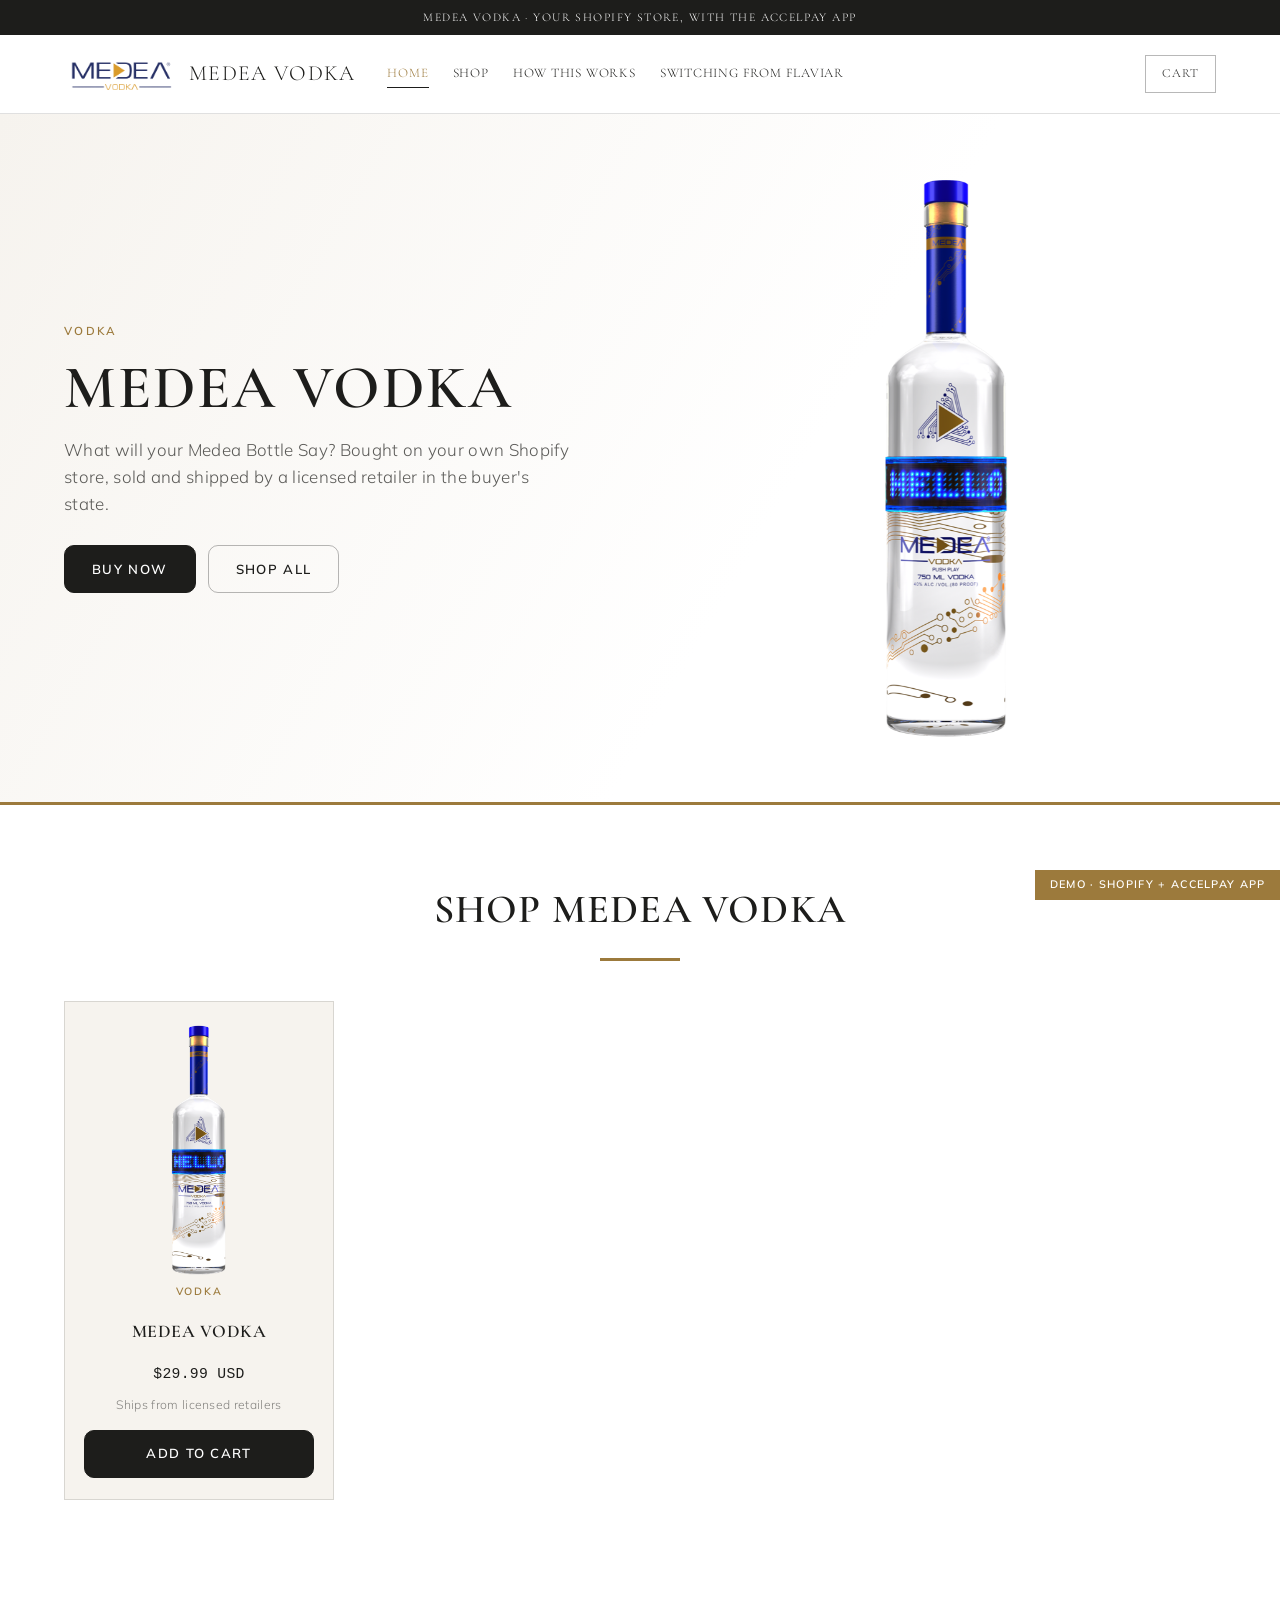
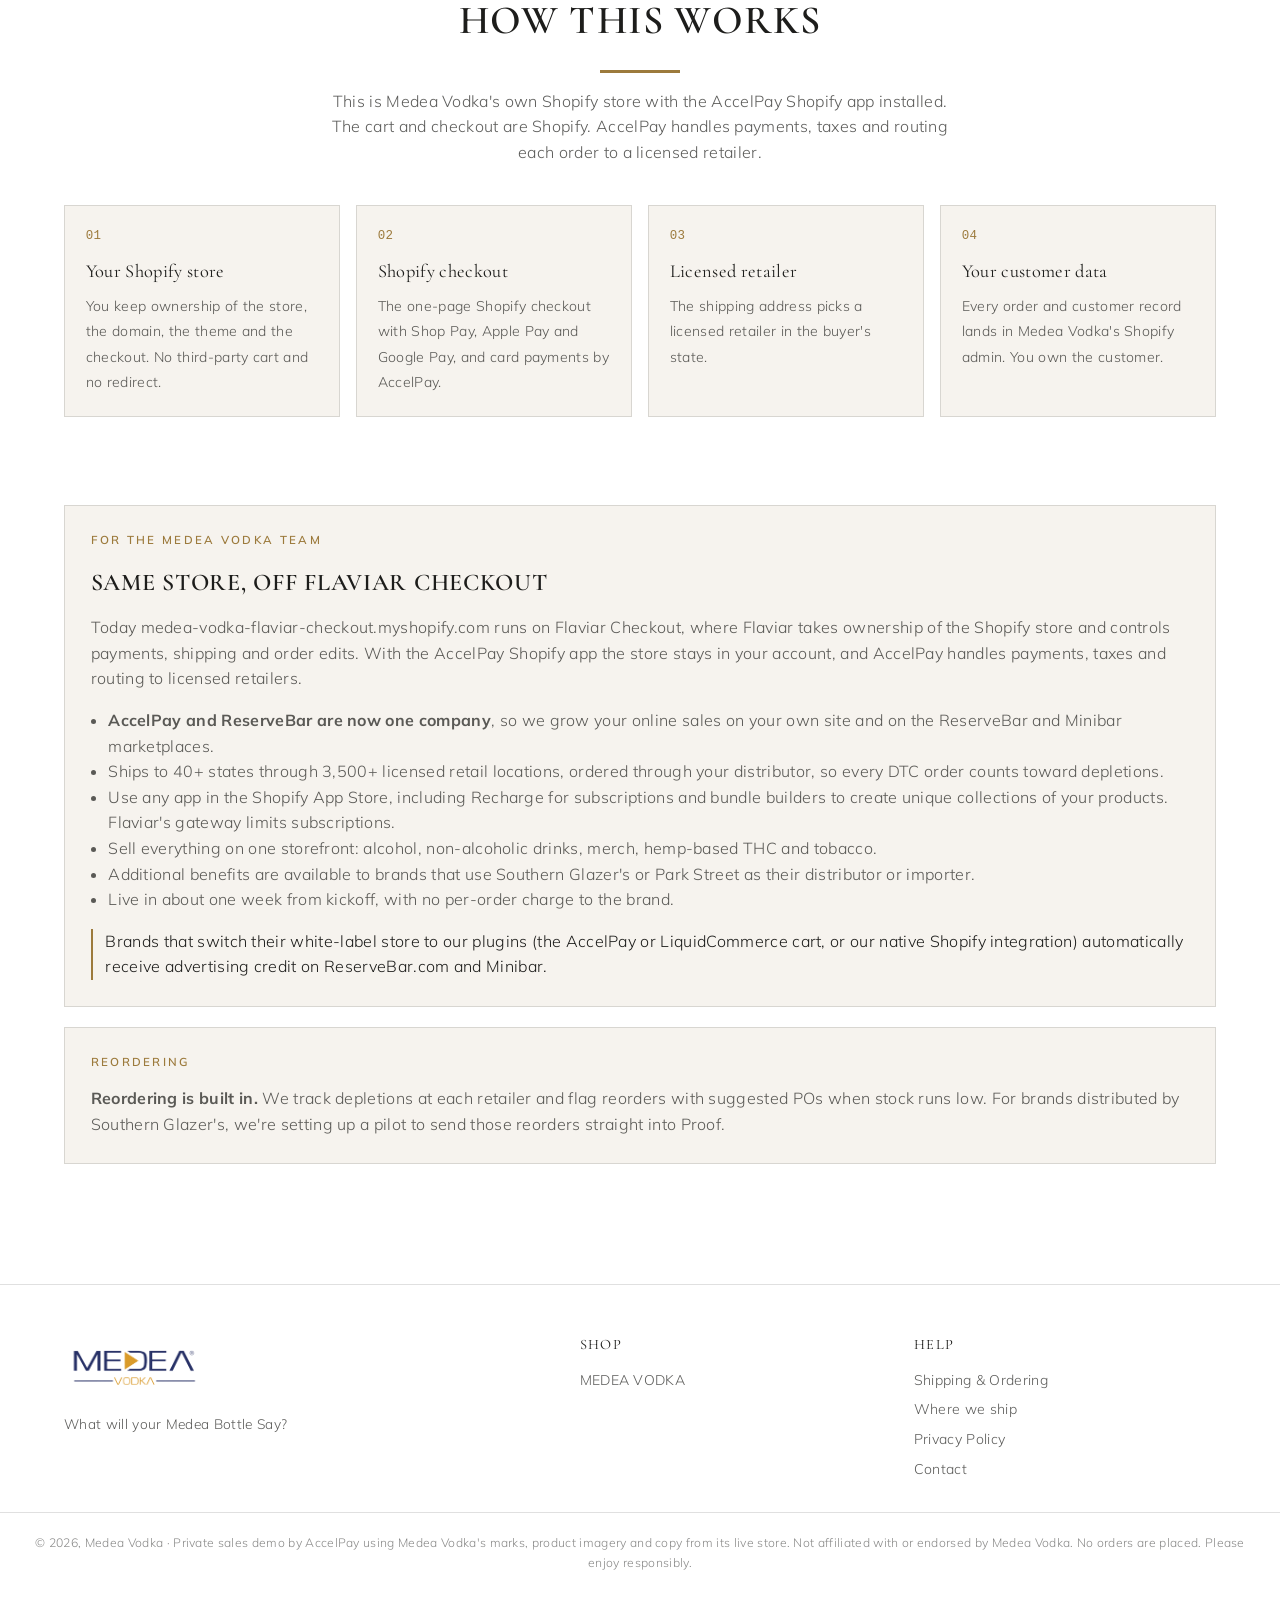
<file: index.html>
<!doctype html>
<html lang="en">
<head>
<meta charset="utf-8">
<meta name="viewport" content="width=device-width,initial-scale=1">
<title>Medea Vodka | AccelPay demo</title>
<meta name="robots" content="noindex,nofollow">
<link rel="icon" href="assets/logo.png">
<link rel="preconnect" href="https://fonts.googleapis.com">
<link rel="preconnect" href="https://fonts.gstatic.com" crossorigin>
<link rel="stylesheet" href="https://fonts.googleapis.com/css2?family=Cormorant+Garamond:wght@500;600;700&family=Mulish:wght@300;400;600;700&display=swap">
<link rel="stylesheet" href="styles.css?v=1">
</head>
<body>
<div class="announce">Medea Vodka &middot; your Shopify store, with the AccelPay app</div>
<header class="top">
  <div class="hdr">
    <a href="index.html" class="brand-link"><img class="logo" src="assets/logo.png" alt="Medea Vodka"><span class="wordmark">Medea Vodka</span></a>
    <nav class="main">
      <a href="index.html" aria-current="page">Home</a><a href="index.html#shop">Shop</a><a href="index.html#how">How this works</a><a href="index.html#switch">Switching from Flaviar</a>
    </nav>
    <div class="hdr-actions">
      <button class="burger" id="burger" aria-label="Menu">&#9776;</button>
      <button class="cart-pill" data-cart-toggle aria-label="Open cart">
        <span class="lbl">Cart</span>
        <span class="count" data-cart-count hidden>0</span>
      </button>
    </div>
  </div>
</header>

<section class="hero">
  <div class="hero-inner">
    <div>
      <div class="eyebrow">vodka</div>
      <h1>Medea Vodka</h1>
      <p>What will your Medea Bottle Say? Bought on your own Shopify store, sold and shipped by a licensed retailer in the buyer's state.</p>
      <div style="display:flex;gap:.75rem;flex-wrap:wrap"><a class="btn" href="product.html?p=medea-vodka">Buy now</a><a class="btn ghost" href="#shop">Shop all</a></div>
    </div>
    <div class="shot"><img src="assets/p-medea-vodka.png" alt="MEDEA VODKA"></div>
  </div>
</section>

<section class="band" id="shop">
  <div class="section-head">
    <h2>Shop Medea Vodka</h2>
    <div class="rule"></div>
    <p style="font-size:.9rem;color:var(--muted)"></p>
  </div>
  <div class="grid" id="collection-grid"></div>
</section>

<section class="band" id="how" style="padding-top:1rem">
  <div class="section-head">
    <h2>How this works</h2>
    <div class="rule"></div>
    <p>This is Medea Vodka's own Shopify store with the AccelPay Shopify app installed. The cart and checkout are Shopify. AccelPay handles payments, taxes and routing each order to a licensed retailer.</p>
  </div>
  <div class="how">
    <div class="step"><span class="n">01</span><b>Your Shopify store</b><span>You keep ownership of the store, the domain, the theme and the checkout. No third-party cart and no redirect.</span></div>
    <div class="step"><span class="n">02</span><b>Shopify checkout</b><span>The one-page Shopify checkout with Shop Pay, Apple Pay and Google Pay, and card payments by AccelPay.</span></div>
    <div class="step"><span class="n">03</span><b>Licensed retailer</b><span>The shipping address picks a licensed retailer in the buyer's state.</span></div>
    <div class="step"><span class="n">04</span><b>Your customer data</b><span>Every order and customer record lands in Medea Vodka's Shopify admin. You own the customer.</span></div>
  </div>
</section>

<section class="band" id="switch" style="padding-top:1rem">
  <div class="panel">
    <div class="eyebrow">For the Medea Vodka team</div>
    <h2>Same store, off Flaviar Checkout</h2>
    <p style="margin:0 0 1rem">Today medea-vodka-flaviar-checkout.myshopify.com runs on Flaviar Checkout, where Flaviar takes ownership of the Shopify store and controls payments, shipping and order edits. With the AccelPay Shopify app the store stays in your account, and AccelPay handles payments, taxes and routing to licensed retailers.</p>
    <ul style="margin:0 0 1rem;padding-left:1.1rem"><li><b>AccelPay and ReserveBar are now one company</b>, so we grow your online sales on your own site and on the ReserveBar and Minibar marketplaces.</li><li>Ships to 40+ states through 3,500+ licensed retail locations, ordered through your distributor, so every DTC order counts toward depletions.</li><li>Use any app in the Shopify App Store, including Recharge for subscriptions and bundle builders to create unique collections of your products. Flaviar's gateway limits subscriptions.</li><li>Sell everything on one storefront: alcohol, non-alcoholic drinks, merch, hemp-based THC and tobacco.</li><li>Additional benefits are available to brands that use Southern Glazer's or Park Street as their distributor or importer.</li><li>Live in about one week from kickoff, with no per-order charge to the brand.</li></ul>
    <p class="credit">Brands that switch their white-label store to our plugins (the AccelPay or LiquidCommerce cart, or our native Shopify integration) automatically receive advertising credit on ReserveBar.com and Minibar.</p>
  </div>
  <div class="panel">
    <div class="eyebrow">Reordering</div>
    <p style="margin:0" class="reorder"><b>Reordering is built in.</b> We track depletions at each retailer and flag reorders with suggested POs when stock runs low. For brands distributed by Southern Glazer's, we're setting up a pilot to send those reorders straight into Proof.</p>
  </div>
</section>
<footer class="site">
  <div class="ft">
    <div>
      <img src="assets/logo.png" alt="Medea Vodka" style="height:64px;width:auto">
      <p style="font-size:.86rem;margin-top:1rem;max-width:24rem;color:var(--muted)">What will your Medea Bottle Say?</p>
    </div>
    <div><h4>Shop</h4><ul><li><a href="product.html?p=medea-vodka">MEDEA VODKA</a></li></ul></div>
    <div><h4>Help</h4><ul>
      <li><a href="index.html#how">Shipping &amp; Ordering</a></li>
      <li><a href="index.html#how">Where we ship</a></li>
      <li><a href="#">Privacy Policy</a></li>
      <li><a href="#">Contact</a></li></ul></div>
  </div>
  <div class="legal-row">
    &copy; 2026, Medea Vodka &middot; Private sales demo by AccelPay using Medea Vodka's marks, product imagery and copy from its live store. Not affiliated with or endorsed by Medea Vodka.
    No orders are placed. Please enjoy responsibly.
  </div>
</footer>

<div class="scrim" id="scrim"></div>
<aside class="drawer" id="drawer" aria-label="Your cart">
  <div class="dh"><h2>Your cart</h2><button class="x" id="drawer-close" aria-label="Close">&times;</button></div>
  <div class="cols"><span>Product</span><span>Total</span></div>
  <div class="items" id="drawer-items"></div>
  <div class="df" id="drawer-foot"></div>
</aside>
<div class="ribbon">Demo &middot; Shopify + AccelPay app</div>
<script src="data.js?v=1"></script>
<script src="app.js?v=1"></script>
</body>
</html>
</file>
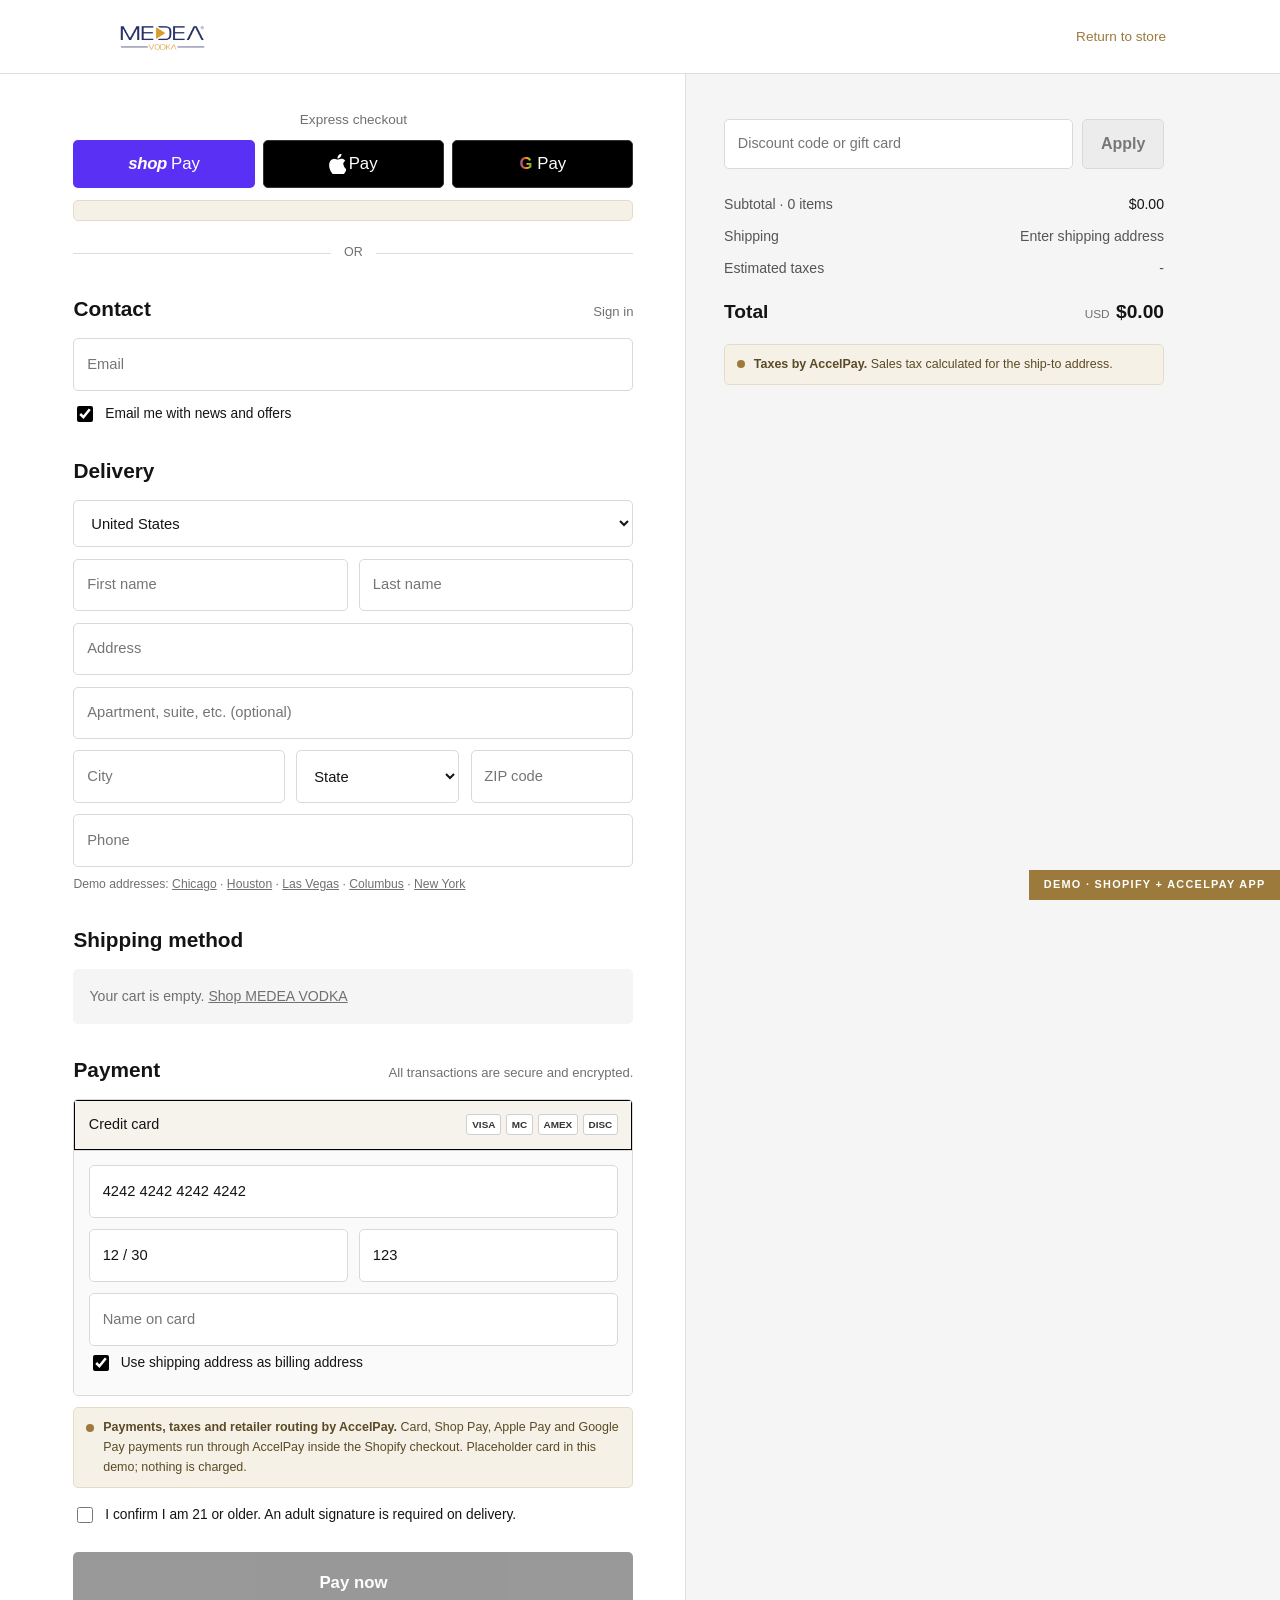
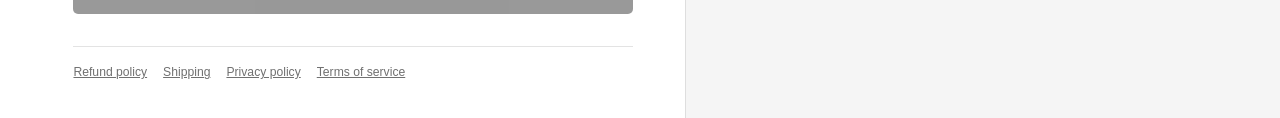
<file: checkout.html>
<!doctype html>
<html lang="en">
<head>
<meta charset="utf-8">
<meta name="viewport" content="width=device-width,initial-scale=1">
<title>Checkout | Medea Vodka</title>
<meta name="robots" content="noindex,nofollow">
<link rel="icon" href="assets/logo.png">
<link rel="preconnect" href="https://fonts.googleapis.com">
<link rel="preconnect" href="https://fonts.gstatic.com" crossorigin>
<link rel="stylesheet" href="https://fonts.googleapis.com/css2?family=Cormorant+Garamond:wght@500;600;700&family=Mulish:wght@300;400;600;700&display=swap">
<link rel="stylesheet" href="styles.css?v=1">
</head>
<body class="co">
<div class="co-head"><div class="in">
  <a href="index.html"><img src="assets/logo.png" alt="Medea Vodka"></a>
  <a class="bag" href="product.html">Return to store</a>
</div></div>

<div id="confirmed" hidden>
  <div class="thanks">
    <h1>Thank you!</h1>
    <p>This is a demo, so nothing was charged and no order was sent.</p>
    <p class="num" id="order-num"></p>
    <p id="order-by"></p>
    <p id="order-total"></p>
    <p style="font-size:.85rem">On the live store, this order and the customer record appear in Medea Vodka's Shopify admin.</p>
    <a class="pay-btn" href="index.html" style="display:inline-block;width:auto;padding:.9rem 1.6rem;text-decoration:none">Continue shopping</a>
  </div>
</div>

<div id="checkout-view" class="checkout">
  <div class="co-left"><div class="inner">
    <form id="co-form" autocomplete="off">
      <div class="xp-title">Express checkout</div>
      <div id="xpay-top"></div>
      <div id="xpay-note" class="callout" hidden></div>
      <div class="or"><span>OR</span></div>
      <div class="co-h">Contact <small>Sign in</small></div>
      <input class="co-field" type="email" name="email" placeholder="Email" required>
      <label class="co-chk"><input type="checkbox" checked> Email me with news and offers</label>

      <div class="co-h">Delivery</div>
      <select class="co-field" aria-label="Country/Region"><option>United States</option></select>
      <div class="co-row">
        <input class="co-field" name="first" placeholder="First name" required>
        <input class="co-field" name="last" placeholder="Last name" required>
      </div>
      <input class="co-field" name="address1" placeholder="Address" required>
      <input class="co-field" name="address2" placeholder="Apartment, suite, etc. (optional)">
      <div class="co-row3">
        <input class="co-field" name="city" placeholder="City" required>
        <select class="co-field" id="state" aria-label="State" required><option value="">State</option><option value="AL">Alabama</option><option value="AK">Alaska</option><option value="AZ">Arizona</option><option value="AR">Arkansas</option><option value="CA">California</option><option value="CO">Colorado</option><option value="CT">Connecticut</option><option value="DE">Delaware</option><option value="DC">District of Columbia</option><option value="FL">Florida</option><option value="GA">Georgia</option><option value="HI">Hawaii</option><option value="ID">Idaho</option><option value="IL">Illinois</option><option value="IN">Indiana</option><option value="IA">Iowa</option><option value="KS">Kansas</option><option value="KY">Kentucky</option><option value="LA">Louisiana</option><option value="ME">Maine</option><option value="MD">Maryland</option><option value="MA">Massachusetts</option><option value="MI">Michigan</option><option value="MN">Minnesota</option><option value="MS">Mississippi</option><option value="MO">Missouri</option><option value="MT">Montana</option><option value="NE">Nebraska</option><option value="NV">Nevada</option><option value="NH">New Hampshire</option><option value="NJ">New Jersey</option><option value="NM">New Mexico</option><option value="NY">New York</option><option value="NC">North Carolina</option><option value="ND">North Dakota</option><option value="OH">Ohio</option><option value="OK">Oklahoma</option><option value="OR">Oregon</option><option value="PA">Pennsylvania</option><option value="RI">Rhode Island</option><option value="SC">South Carolina</option><option value="SD">South Dakota</option><option value="TN">Tennessee</option><option value="TX">Texas</option><option value="UT">Utah</option><option value="VT">Vermont</option><option value="VA">Virginia</option><option value="WA">Washington</option><option value="WV">West Virginia</option><option value="WI">Wisconsin</option><option value="WY">Wyoming</option></select>
        <input class="co-field" id="zip" name="zip" placeholder="ZIP code" inputmode="numeric" maxlength="5" required>
      </div>
      <input class="co-field" name="phone" placeholder="Phone" type="tel">
      <div style="font-size:.76rem;color:#707070;margin:-.2rem 0 .3rem">Demo addresses:
        <a href="#" data-fill="233 S Wacker Dr|Chicago|60606" onclick="return false">Chicago</a> &middot;
        <a href="#" data-fill="1001 Westheimer Rd|Houston|77006" onclick="return false">Houston</a> &middot;
        <a href="#" data-fill="3570 Las Vegas Blvd S|Las Vegas|89109" onclick="return false">Las Vegas</a> &middot;
        <a href="#" data-fill="411 Woody Hayes Dr|Columbus|43210" onclick="return false">Columbus</a> &middot;
        <a href="#" data-fill="350 E 13th St|New York|10009" onclick="return false">New York</a>
      </div>

      <div class="co-h">Shipping method</div>
      <div id="rates"></div>

      <div class="co-h">Payment <small>All transactions are secure and encrypted.</small></div>
      <div class="pay-box">
        <div class="ph"><span>Credit card</span><span class="cards"><span>VISA</span><span>MC</span><span>AMEX</span><span>DISC</span></span></div>
        <div class="pb">
          <input class="co-field" placeholder="Card number" value="4242 4242 4242 4242" aria-label="Card number">
          <div class="co-row">
            <input class="co-field" placeholder="Expiration date (MM / YY)" value="12 / 30" aria-label="Expiration">
            <input class="co-field" placeholder="Security code" value="123" aria-label="Security code">
          </div>
          <input class="co-field" placeholder="Name on card" aria-label="Name on card" style="margin-bottom:.3rem">
          <label class="co-chk"><input type="checkbox" checked> Use shipping address as billing address</label>
        </div>
      </div>
      <div class="callout"><span class="dot"></span><span><b>Payments, taxes and retailer routing by AccelPay.</b> Card, Shop Pay, Apple Pay and Google Pay payments run through AccelPay inside the Shopify checkout. Placeholder card in this demo; nothing is charged.</span></div>
      <label class="co-chk" style="margin-top:1rem"><input type="checkbox" required> I confirm I am 21 or older. An adult signature is required on delivery.</label>
      <button class="pay-btn" id="pay" type="submit" disabled>Pay now</button>
      <div class="co-links"><a href="#">Refund policy</a><a href="#">Shipping</a><a href="#">Privacy policy</a><a href="#">Terms of service</a></div>
    </form>
  </div></div>
  <div class="co-right"><div class="inner" id="os"></div></div>
</div>
<div class="ribbon">Demo &middot; Shopify + AccelPay app</div>
<script src="data.js?v=1"></script>
<script src="app.js?v=1"></script>
</body>
</html>
</file>
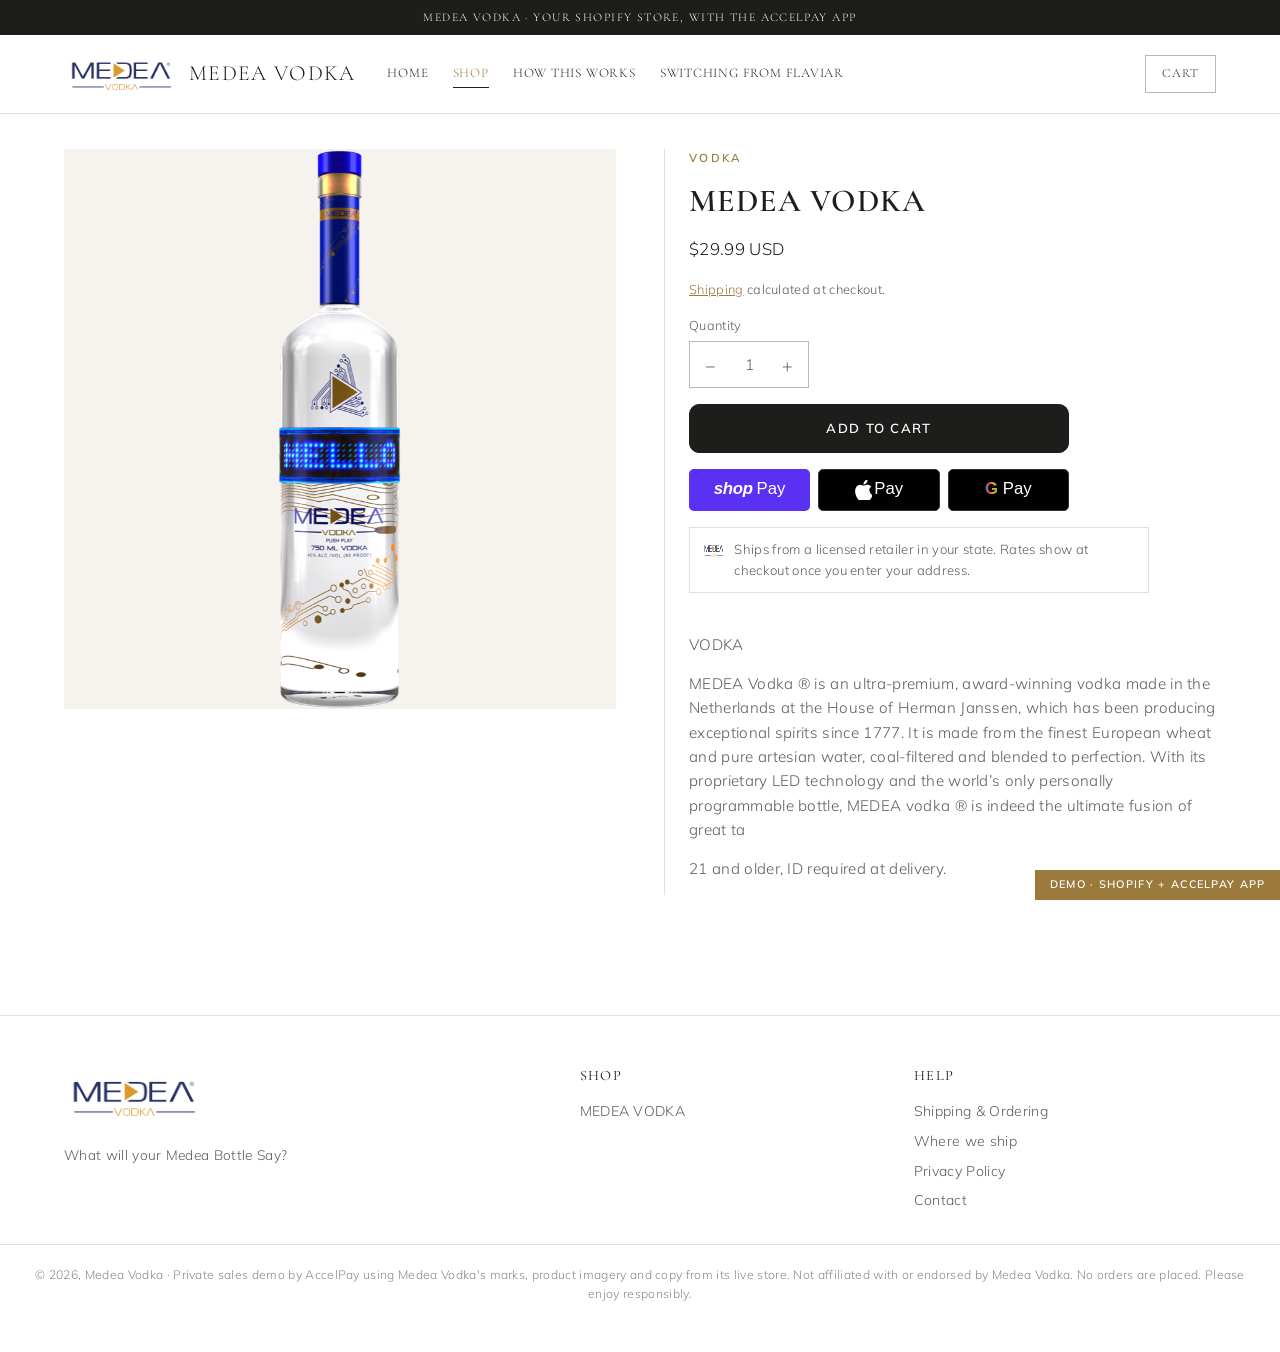
<file: product.html>
<!doctype html>
<html lang="en">
<head>
<meta charset="utf-8">
<meta name="viewport" content="width=device-width,initial-scale=1">
<title>Medea Vodka | AccelPay demo</title>
<meta name="robots" content="noindex,nofollow">
<link rel="icon" href="assets/logo.png">
<link rel="preconnect" href="https://fonts.googleapis.com">
<link rel="preconnect" href="https://fonts.gstatic.com" crossorigin>
<link rel="stylesheet" href="https://fonts.googleapis.com/css2?family=Cormorant+Garamond:wght@500;600;700&family=Mulish:wght@300;400;600;700&display=swap">
<link rel="stylesheet" href="styles.css?v=1">
</head>
<body>
<div class="announce">Medea Vodka &middot; your Shopify store, with the AccelPay app</div>
<header class="top">
  <div class="hdr">
    <a href="index.html" class="brand-link"><img class="logo" src="assets/logo.png" alt="Medea Vodka"><span class="wordmark">Medea Vodka</span></a>
    <nav class="main">
      <a href="index.html">Home</a><a href="index.html#shop" aria-current="page">Shop</a><a href="index.html#how">How this works</a><a href="index.html#switch">Switching from Flaviar</a>
    </nav>
    <div class="hdr-actions">
      <button class="burger" id="burger" aria-label="Menu">&#9776;</button>
      <button class="cart-pill" data-cart-toggle aria-label="Open cart">
        <span class="lbl">Cart</span>
        <span class="count" data-cart-count hidden>0</span>
      </button>
    </div>
  </div>
</header>

<main class="band" style="padding-top:2.2rem">
  <div class="pdp" id="pdp" data-handle="medea-vodka"></div>
</main>
<script>
(function () { var p = new URLSearchParams(location.search).get('p'); if (p) document.getElementById('pdp').setAttribute('data-handle', p); })();
</script>
<footer class="site">
  <div class="ft">
    <div>
      <img src="assets/logo.png" alt="Medea Vodka" style="height:64px;width:auto">
      <p style="font-size:.86rem;margin-top:1rem;max-width:24rem;color:var(--muted)">What will your Medea Bottle Say?</p>
    </div>
    <div><h4>Shop</h4><ul><li><a href="product.html?p=medea-vodka">MEDEA VODKA</a></li></ul></div>
    <div><h4>Help</h4><ul>
      <li><a href="index.html#how">Shipping &amp; Ordering</a></li>
      <li><a href="index.html#how">Where we ship</a></li>
      <li><a href="#">Privacy Policy</a></li>
      <li><a href="#">Contact</a></li></ul></div>
  </div>
  <div class="legal-row">
    &copy; 2026, Medea Vodka &middot; Private sales demo by AccelPay using Medea Vodka's marks, product imagery and copy from its live store. Not affiliated with or endorsed by Medea Vodka.
    No orders are placed. Please enjoy responsibly.
  </div>
</footer>

<div class="scrim" id="scrim"></div>
<aside class="drawer" id="drawer" aria-label="Your cart">
  <div class="dh"><h2>Your cart</h2><button class="x" id="drawer-close" aria-label="Close">&times;</button></div>
  <div class="cols"><span>Product</span><span>Total</span></div>
  <div class="items" id="drawer-items"></div>
  <div class="df" id="drawer-foot"></div>
</aside>
<div class="ribbon">Demo &middot; Shopify + AccelPay app</div>
<script src="data.js?v=1"></script>
<script src="app.js?v=1"></script>
</body>
</html>
</file>
<file: styles.css>
/* Medea Vodka x AccelPay demo. Base: woodsonwhiskey-accelpay-demo. */

:root {
  --black: #ffffff; --panel: #f6f3ee; --panel-2: #ece7df; --ink: #1d1d1b;
  --muted: rgba(29,29,27,.72); --muted-2: rgba(29,29,27,.52); --line: rgba(0,0,0,.12); --line-2: rgba(0,0,0,.28);
  --gold: #1d1d1b; --gold-hi: #9c7a3c; --gold-soft: rgba(0,0,0,.05); --green: #2f6b4f; --red: #c00000;
  --head: #1d1d1b; --btn-ink: #ffffff; --img-bg: #f6f3ee; --drawer-bg: #ffffff; --ann-bg: #1d1d1b; --ann-ink: #ffffff; --co-head-bg: #ffffff;
  --serif: "Cormorant Garamond", Georgia, serif; --sans: "Mulish", -apple-system, BlinkMacSystemFont, "Helvetica Neue", Arial, sans-serif;
  --mono: ui-monospace, SFMono-Regular, Menlo, monospace; --maxw: 1200px; --btn-radius: 10px;
  --cart-glyph: url("data:image/svg+xml;utf8,<svg xmlns='http://www.w3.org/2000/svg' viewBox='0 0 24 24' fill='none' stroke='black' stroke-width='2' stroke-linecap='round' stroke-linejoin='round'><path d='M6 2 3 6v14a2 2 0 0 0 2 2h14a2 2 0 0 0 2-2V6l-3-4z'/><path d='M3 6h18'/><path d='M16 10a4 4 0 0 1-8 0'/></svg>");
}

* { box-sizing: border-box; }
html { scroll-behavior: smooth; }
body {
  margin: 0; background: var(--black); color: var(--ink);
  font-family: var(--sans); font-weight: 300; font-size: 16px; line-height: 1.6;
  letter-spacing: .02em; -webkit-font-smoothing: antialiased;
}
img { max-width: 100%; display: block; }
a { color: inherit; }
button { font: inherit; cursor: pointer; color: inherit; }
:focus-visible { outline: 2px solid var(--gold); outline-offset: 2px; }

/* ---------------------------------------------------------------- header */
.announce {
  background: var(--ann-bg); color: var(--ann-ink); text-align: center;
  font-family: var(--serif); font-size: .74rem; letter-spacing: .12em;
  text-transform: uppercase; padding: .5rem 1rem;
}
header.top { position: sticky; top: 0; z-index: 60; background: var(--black); border-bottom: 1px solid var(--line); }
.hdr { max-width: var(--maxw); margin: 0 auto; padding: .8rem 1.5rem; display: flex; align-items: center; gap: 2rem; }
.hdr img.logo { height: 62px; width: auto; }
nav.main { display: flex; gap: 1.5rem; flex-wrap: wrap; }
nav.main a {
  font-family: var(--serif); font-size: .82rem; letter-spacing: .06em; text-transform: uppercase;
  text-decoration: none; color: var(--head); padding: .2rem 0; border-bottom: 1px solid transparent;
}
nav.main a:hover, nav.main a[aria-current] { color: var(--gold-hi); border-bottom-color: var(--gold); }
.hdr-actions { margin-left: auto; display: flex; align-items: center; gap: .75rem; }
.cart-pill {
  display: inline-flex; align-items: center; gap: .5rem; background: transparent;
  border: 1px solid var(--line-2); color: var(--head); padding: .5rem 1rem;
  font-family: var(--serif); font-size: .78rem; letter-spacing: .08em; text-transform: uppercase;
}
.cart-pill:hover { border-color: var(--gold); color: var(--gold-hi); }
.cart-pill .count {
  background: var(--gold); color: var(--btn-ink); min-width: 1.35rem; height: 1.35rem; border-radius: 999px;
  display: inline-grid; place-items: center; font-family: var(--mono); font-size: .7rem; padding: 0 .3rem;
}
.cart-pill .count[hidden] { display: none; }
.burger { display: none; background: none; border: none; font-size: 1.5rem; line-height: 1; color: var(--head); }

/* ---------------------------------------------------------------- type + buttons */
.eyebrow { font-family: var(--sans); font-size: .72rem; font-weight: 600; letter-spacing: .2em; text-transform: uppercase; color: var(--gold-hi); margin-bottom: .9rem; }
h1, h2, h3 { font-family: var(--serif); font-weight: 400; letter-spacing: .03em; }
.rule { width: 190px; height: 2px; margin: 1.1rem auto 0; background: linear-gradient(90deg, transparent, var(--gold), transparent); }

.btn {
  display: inline-flex; align-items: center; justify-content: center; gap: .5rem;
  background: var(--gold); color: var(--btn-ink); border: 1px solid var(--gold); border-radius: var(--btn-radius, 0);
  padding: .8rem 1.7rem; font-family: var(--sans); font-weight: 600; font-size: .82rem;
  letter-spacing: .1em; text-transform: uppercase; text-decoration: none;
}
.btn:hover { background: var(--gold-hi); border-color: var(--gold-hi); }
.btn.ghost { background: transparent; color: var(--head); border-color: var(--line-2); }
.btn.ghost:hover { border-color: var(--gold); color: var(--gold-hi); }
.btn:disabled { opacity: .4; cursor: not-allowed; }
.btn.block { width: 100%; }

/* ---------------------------------------------------------------- hero */
.hero { position: relative; overflow: hidden; border-bottom: 1px solid var(--line); }
.hero-inner { max-width: var(--maxw); margin: 0 auto; padding: 4rem 1.5rem; display: grid; grid-template-columns: 1.05fr 1fr; gap: 3rem; align-items: center; }
.hero h1 { font-size: clamp(2.3rem, 5.4vw, 3.8rem); line-height: 1.08; margin: 0 0 1rem; text-transform: uppercase; }
.hero p { color: var(--muted); font-size: 1.06rem; margin: 0 0 1.7rem; max-width: 32rem; }
.hero .shot img { width: 100%; max-height: 560px; object-fit: contain; }

/* ---------------------------------------------------------------- sections */
.band { max-width: var(--maxw); margin: 0 auto; padding: 4.5rem 1.5rem; }
.section-head { text-align: center; margin-bottom: 2.5rem; }
.section-head h2 { font-size: clamp(1.8rem, 4vw, 2.5rem); margin: 0; text-transform: uppercase; }
.section-head p { color: var(--muted); margin: 1rem auto 0; max-width: 40rem; }

.grid { display: grid; grid-template-columns: repeat(auto-fill, minmax(240px, 1fr)); gap: 1.5rem; }
.card {
  background: var(--panel); border: 1px solid var(--line); padding: 1.4rem 1.2rem 1.3rem;
  display: flex; flex-direction: column; gap: .55rem; text-align: center; text-decoration: none; color: inherit;
}
.card:hover { border-color: var(--gold); }
.card .shot { height: 250px; display: grid; place-items: center; overflow: hidden; }
.card .shot img { max-height: 250px; width: auto; object-fit: contain; }
.card h3 { font-size: 1.12rem; margin: 0; line-height: 1.25; text-transform: uppercase; min-height: 2.8rem; display: grid; place-items: center; }
.card .tag { font-size: .66rem; font-weight: 600; letter-spacing: .16em; text-transform: uppercase; color: var(--gold-hi); }
.card .price { font-family: var(--mono); font-size: .92rem; margin-top: auto; }
.card .avail { font-size: .76rem; color: var(--muted-2); }

.split { display: grid; grid-template-columns: 1fr 1fr; gap: 3rem; align-items: center; }
.split img { width: 100%; }
.split p { color: var(--muted); }

/* how it works */
.how { display: grid; grid-template-columns: repeat(4, 1fr); gap: 1rem; }
.how .step { border: 1px solid var(--line); padding: 1.3rem; background: var(--panel); }
.how .step b { display: block; font-family: var(--serif); font-weight: 400; font-size: 1.15rem; margin-bottom: .4rem; color: var(--head); }
.how .step span { font-size: .88rem; color: var(--muted); }
.how .step .n { font-family: var(--mono); color: var(--gold-hi); font-size: .78rem; display: block; margin-bottom: .6rem; }

.rb-note {
  display: flex; align-items: center; gap: .75rem; border: 1px solid var(--line); background: var(--panel);
  padding: .7rem .9rem; font-size: .84rem; color: var(--muted);
}
.rb-note b { color: var(--head); font-weight: 600; }
.rb-note a { color: var(--gold-hi); }
.rb-mark { font-family: var(--serif); font-size: .72rem; letter-spacing: .14em; text-transform: uppercase; border: 1px solid var(--gold); color: var(--gold-hi); padding: .2rem .45rem; white-space: nowrap; }

/* ---------------------------------------------------------------- product page (Shopify theme) */
.pdp { display: grid; grid-template-columns: minmax(0,1fr) minmax(0,1fr); gap: 3rem; align-items: start; }
.pdp .gallery { display: flex; flex-direction: column; gap: .8rem; min-width: 0; }
.pdp .gallery .main { background: var(--img-bg); display: grid; place-items: center; min-height: 420px; }
.pdp .gallery .main img { max-height: 560px; width: auto; object-fit: contain; }
.pdp .thumbs { display: flex; gap: .5rem; }
.pdp .thumbs button { width: 64px; height: 64px; border: 1px solid var(--line); background: var(--img-bg); padding: 3px; display: grid; place-items: center; }
.pdp .thumbs button[aria-selected="true"] { border-color: var(--gold); }
.pdp .thumbs img { max-height: 100%; width: auto; }
.pdp .info { display: flex; flex-direction: column; gap: 1rem; min-width: 0; padding-left: 1.5rem; border-left: 1px solid var(--line); }
.pdp h1 { font-size: 2rem; margin: 0; text-transform: uppercase; line-height: 1.15; }
.pdp .price { font-size: 1.05rem; }
.pdp .small { font-size: .8rem; color: var(--muted); }
.pdp .small a { color: var(--gold-hi); }
.pdp .qty-wrap { display: flex; flex-direction: column; gap: .35rem; font-size: .8rem; color: var(--muted); }
.pdp .desc p { color: var(--muted); margin: 0 0 .9rem; font-size: .95rem; }
.pdp .desc b { color: var(--head); font-weight: 600; }
.qty { display: inline-flex; align-items: center; border: 1px solid var(--line-2); width: max-content; }
.qty button { background: none; border: none; width: 2.6rem; min-height: 2.8rem; font-size: 1.1rem; }
.qty span, .qty input { font-family: var(--sans); min-width: 2.2rem; text-align: center; font-size: .95rem; }
.atc { max-width: 380px; }
.fulfil-line { display: flex; gap: .6rem; align-items: flex-start; font-size: .82rem; color: var(--muted); border: 1px solid var(--line); padding: .7rem .8rem; max-width: 460px; }
.fulfil-line img { width: 22px; height: 22px; border-radius: 5px; flex: none; }
.notice { font-size: .85rem; color: var(--muted); border-left: 2px solid var(--gold); padding: .2rem 0 .2rem .75rem; }

/* ---------------------------------------------------------------- Shopify cart drawer (Dawn-style) */
.scrim { position: fixed; inset: 0; background: rgba(0,0,0,.6); opacity: 0; pointer-events: none; transition: opacity .25s; z-index: 90; }
.scrim.on { opacity: 1; pointer-events: auto; }
.drawer { position: fixed; top: 0; right: 0; height: 100%; width: min(420px, 100%); background: var(--drawer-bg); border-left: 1px solid var(--line); z-index: 100; display: flex; flex-direction: column; transform: translateX(100%); transition: transform .28s ease; }
.drawer.on { transform: none; }
.drawer .dh { display: flex; align-items: center; justify-content: space-between; padding: 1.4rem 1.5rem 1rem; }
.drawer .dh h2 { font-size: 1.5rem; margin: 0; }
.drawer .x { background: none; border: none; font-size: 1.7rem; line-height: 1; color: var(--muted); }
.drawer .cols { display: flex; justify-content: space-between; font-size: .66rem; letter-spacing: .12em; text-transform: uppercase; color: var(--muted-2); padding: 0 1.5rem .6rem; border-bottom: 1px solid var(--line); }
.drawer .items { flex: 1; overflow-y: auto; padding: 0 1.5rem; }
.cline { display: grid; grid-template-columns: 76px minmax(0,1fr) auto; gap: 1rem; padding: 1.2rem 0; border-bottom: 1px solid var(--line); }
.cline .im { background: var(--img-bg); display: grid; place-items: center; height: 92px; }
.cline .im img { max-height: 88px; width: auto; }
.cline .nm { font-size: .92rem; line-height: 1.3; }
.cline .pr { font-size: .84rem; color: var(--muted); margin: .2rem 0 .6rem; }
.cline .qrow { display: flex; align-items: center; gap: .6rem; }
.cline .qty button { min-height: 2.2rem; width: 2.2rem; }
.cline .rm { background: none; border: none; color: var(--muted); font-size: 1rem; padding: 0; }
.cline .tot { font-size: .9rem; }
.empty { text-align: center; color: var(--muted); padding: 3rem 1rem; }
.drawer .df { border-top: 1px solid var(--line); padding: 1.2rem 1.5rem 1.5rem; display: flex; flex-direction: column; gap: .7rem; }
.drawer .df .est { display: flex; justify-content: space-between; font-size: 1rem; }
.drawer .df .small { font-size: .78rem; color: var(--muted); }

/* ---------------------------------------------------------------- Shopify one-page checkout */
body.co { background: #fff; color: #141414; font-family: -apple-system, BlinkMacSystemFont, "Segoe UI", Roboto, "Helvetica Neue", Arial, sans-serif; font-weight: 400; letter-spacing: 0; }
.co-head { border-bottom: 1px solid #dedede; background: var(--co-head-bg); }
.co-head .in { max-width: 1100px; margin: 0 auto; padding: .9rem 1.5rem; display: flex; align-items: center; justify-content: space-between; }
.co-head img { height: 54px; width: auto; }
.co-head a.bag { color: var(--gold-hi); font-size: .85rem; text-decoration: none; }
.checkout { display: grid; grid-template-columns: minmax(0,1.15fr) minmax(0,1fr); min-height: calc(100vh - 80px); }
.co-left { padding: 2.2rem clamp(1rem, 4vw, 3.5rem); min-width: 0; }
.co-left .inner { max-width: 560px; margin-left: auto; }
.co-right { background: #f5f5f5; border-left: 1px solid #dedede; padding: 2.2rem clamp(1rem, 3vw, 3rem); min-width: 0; }
.co-right .inner { max-width: 440px; position: sticky; top: 1.5rem; }
.co-h { font-size: 1.3rem; font-weight: 600; margin: 1.8rem 0 .8rem; display: flex; align-items: baseline; justify-content: space-between; gap: 1rem; }
.co-h:first-child { margin-top: 0; }
.co-h small { font-size: .82rem; font-weight: 400; color: #707070; }
.co-field { width: 100%; border: 1px solid #d9d9d9; border-radius: 5px; padding: .85rem .8rem; font: inherit; font-size: .92rem; margin-bottom: .7rem; background: #fff; color: #141414; min-width: 0; }
.co-field:focus { outline: none; border-color: #000; box-shadow: 0 0 0 1px #000; }
.co-row { display: grid; grid-template-columns: 1fr 1fr; gap: .7rem; }
.co-row3 { display: grid; grid-template-columns: 1.3fr 1fr 1fr; gap: .7rem; }
.co-chk { display: flex; gap: .55rem; align-items: center; font-size: .86rem; margin: .1rem 0 .4rem; }
.co-chk input { accent-color: #000; width: 16px; height: 16px; }
.co-empty { background: #f5f5f5; border-radius: 5px; padding: 1rem; font-size: .88rem; color: #707070; }
.rates { border: 1px solid #d9d9d9; border-radius: 5px; overflow: hidden; }
.rate { display: flex; align-items: center; gap: .8rem; padding: .95rem .9rem; border-bottom: 1px solid #d9d9d9; cursor: pointer; }
.rate:last-child { border-bottom: none; }
.rate.on { background: #f6f3ec; box-shadow: inset 0 0 0 1px #000; }
.rate input { accent-color: #000; width: 17px; height: 17px; flex: none; }
.rate .ic { width: 30px; height: 30px; border-radius: 7px; flex: none; }
.rate .t { flex: 1; min-width: 0; font-size: .9rem; }
.rate .t span { display: block; color: #707070; font-size: .8rem; margin-top: .1rem; }
.rate .p { font-size: .9rem; font-weight: 600; white-space: nowrap; }
.callout { display: flex; gap: .55rem; align-items: flex-start; font-size: .78rem; color: #5b4a26; background: #f6f1e6; border: 1px solid #e6dcc6; border-radius: 5px; padding: .6rem .75rem; margin-top: .7rem; }
.callout b { font-weight: 600; }
.callout .dot { width: 8px; height: 8px; border-radius: 50%; background: var(--gold); flex: none; margin-top: .35rem; }
.pay-box { border: 1px solid #d9d9d9; border-radius: 5px; overflow: hidden; }
.pay-box .ph { display: flex; justify-content: space-between; align-items: center; background: #f6f3ec; padding: .85rem .9rem; border-bottom: 1px solid #d9d9d9; font-size: .9rem; box-shadow: inset 0 0 0 1px #000; }
.pay-box .ph .cards { display: flex; gap: .3rem; }
.pay-box .ph .cards span { font-size: .62rem; font-weight: 700; border: 1px solid #cfcfcf; border-radius: 3px; padding: .1rem .3rem; background: #fff; color: #333; }
.pay-box .pb { padding: .9rem; background: #fafafa; }
.pay-btn { width: 100%; background: #000; color: #fff; border: none; border-radius: 5px; padding: 1.1rem; font-size: 1.05rem; font-weight: 600; margin-top: 1.2rem; }
.pay-btn:disabled { opacity: .4; cursor: not-allowed; }
.co-legal { font-size: .76rem; color: #707070; margin-top: .9rem; }
.co-links { display: flex; gap: 1rem; flex-wrap: wrap; font-size: .76rem; color: #707070; border-top: 1px solid #e3e3e3; margin-top: 2rem; padding-top: 1rem; }
.os-item { display: flex; gap: .9rem; align-items: center; padding: .4rem 0 1rem; }
.os-item .im { width: 64px; height: 64px; border: 1px solid #dedede; border-radius: 8px; background: var(--img-bg); position: relative; display: grid; place-items: center; padding: 4px; flex: none; }
.os-item .im img { max-height: 100%; width: auto; }
.os-item .im .q { position: absolute; top: -9px; right: -9px; background: #666; color: #fff; min-width: 21px; height: 21px; border-radius: 11px; font-size: .74rem; display: grid; place-items: center; padding: 0 5px; }
.os-item .nm { flex: 1; min-width: 0; font-size: .88rem; }
.os-item .nm span { display: block; color: #707070; font-size: .78rem; }
.os-item .pr { font-size: .88rem; }
.os-disc { display: flex; gap: .6rem; margin: .6rem 0 1.2rem; }
.os-disc input { flex: 1; min-width: 0; border: 1px solid #d9d9d9; border-radius: 5px; padding: .8rem; font: inherit; font-size: .9rem; }
.os-disc button { border: 1px solid #d9d9d9; background: #ececec; color: #777; border-radius: 5px; padding: 0 1.1rem; font-weight: 600; }
.os-line { display: flex; justify-content: space-between; font-size: .88rem; padding: .3rem 0; gap: 1rem; }
.os-line .m { color: #555; }
.os-line.total { font-size: 1.2rem; font-weight: 600; padding-top: .8rem; }
.os-line.total small { font-size: .74rem; color: #707070; font-weight: 400; margin-right: .4rem; }
.thanks { max-width: 600px; margin: 0 auto; padding: 4rem 1.5rem; text-align: center; }
.thanks h1 { font-size: 2rem; margin: 0 0 .5rem; font-weight: 600; font-family: inherit; letter-spacing: 0; }
.thanks p { color: #555; }
.thanks .num { font-family: var(--mono); color: #000; }

/* express checkout buttons (Shopify accelerated checkout) */
.xpay { display: grid; grid-template-columns: repeat(3, minmax(0,1fr)); gap: .5rem; }
.xpay .xb { height: 42px; border: none; border-radius: 5px; display: flex; align-items: center; justify-content: center; gap: .15rem; font-family: -apple-system, BlinkMacSystemFont, "Segoe UI", Roboto, Arial, sans-serif; font-size: 1.05rem; color: #fff; letter-spacing: 0; text-transform: none; }
.xpay.big .xb { height: 48px; }
.xpay .xb span { font-weight: 500; }
.xpay .shop { background: #5a31f4; }
.xpay .shop b { font-weight: 800; font-style: italic; letter-spacing: -.02em; margin-right: .1rem; }
.xpay .apple { background: #000; border: 1px solid #333; }
.xpay .google { background: #000; border: 1px solid #333; }
.xpay .google .g { font-weight: 700; background: linear-gradient(90deg,#4285f4,#ea4335,#fbbc05,#34a853); -webkit-background-clip: text; background-clip: text; color: transparent; margin-right: .15rem; }
.xp-title { text-align: center; font-size: .85rem; color: #707070; margin-bottom: .6rem; }
.or { display: flex; align-items: center; gap: .8rem; color: #707070; font-size: .78rem; margin: 1.4rem 0 .6rem; }
.or::before, .or::after { content: ""; flex: 1; height: 1px; background: #dedede; }

/* panel on the home page */
.panel { background: var(--panel); border: 1px solid var(--line); padding: 1.6rem; }
.panel + .panel { margin-top: 1.25rem; }
.panel h2 { margin: 0 0 .8rem; font-size: 1.5rem; text-transform: uppercase; }
.panel p, .panel li { color: var(--muted); }
.panel .credit { border-left: 2px solid var(--gold); padding-left: .8rem; margin: 0; color: var(--ink); }

/* ---------------------------------------------------------------- footer */
footer.site { border-top: 1px solid var(--line); margin-top: 3rem; }
.ft { max-width: var(--maxw); margin: 0 auto; padding: 3rem 1.5rem 2rem; display: grid; grid-template-columns: 1.6fr 1fr 1fr; gap: 2rem; }
.ft h4 { font-family: var(--serif); font-weight: 400; font-size: .9rem; letter-spacing: .1em; text-transform: uppercase; color: var(--head); margin: 0 0 .8rem; }
.ft ul { list-style: none; margin: 0; padding: 0; display: flex; flex-direction: column; gap: .45rem; font-size: .88rem; color: var(--muted); }
.ft a { text-decoration: none; }
.ft a:hover { color: var(--gold-hi); }
.legal-row { border-top: 1px solid var(--line); padding: 1.25rem 1.5rem 3rem; text-align: center; font-size: .76rem; color: var(--muted-2); }

.ribbon { position: fixed; right: 0; bottom: 0; z-index: 120; background: var(--gold); color: var(--btn-ink); font-size: .68rem; font-weight: 600; letter-spacing: .12em; text-transform: uppercase; padding: .4rem .9rem; }

/* ---------------------------------------------------------------- responsive */
@media (max-width: 960px) {
  .pdp { grid-template-columns: 1fr; gap: 1.5rem; }
  .pdp .info { padding-left: 0; border-left: 0; }
  .checkout { grid-template-columns: 1fr; }
  .co-right { border-left: 0; border-top: 1px solid #dedede; order: -1; }
  .co-left .inner, .co-right .inner { margin: 0 auto; position: static; }
  .hero-inner, .split { grid-template-columns: 1fr; gap: 2rem; }
  .how { grid-template-columns: 1fr 1fr; }
  .ft { grid-template-columns: 1fr 1fr; }
}
@media (max-width: 720px) {
  .co-row, .co-row3 { grid-template-columns: 1fr; gap: 0; }
  .pdp .gallery .main { min-height: 300px; }
  .pdp .gallery .main img { max-height: 340px; }
  .hdr { padding: .6rem 1rem; gap: .75rem; position: relative; }
  .hdr img.logo { height: 46px; }
  nav.main { display: none; }
  nav.main.open { display: flex; flex-direction: column; position: absolute; top: 100%; left: 0; right: 0; background: var(--black); border-bottom: 1px solid var(--line); padding: 1rem 1.5rem; gap: .9rem; }
  .burger { display: block; }
  .hdr-actions { margin-left: auto; }
  .cart-pill { padding: .5rem .8rem; }
  .cart-pill .lbl { display: none; }
  .cart-pill::before { content: ""; width: 1rem; height: 1rem; flex: none; background: currentColor; -webkit-mask: var(--cart-glyph) center/contain no-repeat; mask: var(--cart-glyph) center/contain no-repeat; }
  .band { padding: 3rem 1rem; }
  .hero-inner { padding: 2.5rem 1rem; }
  .how { grid-template-columns: 1fr; }
  .ft { grid-template-columns: 1fr; padding: 2.5rem 1rem 1.5rem; }
  .rb-note { flex-wrap: wrap; }
}


.brand-link { display: flex; align-items: center; gap: .6rem; text-decoration: none; }
.hdr img.logo { height: 52px; max-width: 200px; object-fit: contain; }
.wordmark { font-family: var(--serif); font-size: 1.35rem; letter-spacing: .06em; text-transform: uppercase; color: var(--head); white-space: nowrap; }
.co-head img { height: 44px; max-width: 200px; object-fit: contain; }
h1, h2, h3 { font-weight: 600; }
.hero { background: linear-gradient(120deg, var(--panel) 0%, var(--black) 60%); border-bottom: 3px solid var(--gold-hi); }
.rule { background: var(--gold-hi); height: 3px; width: 80px; }
.card .shot { background: var(--img-bg); }
.card:hover { border-color: var(--gold-hi); }
.btn:hover, .btn.ghost:hover { filter: brightness(1.15); }
.panel .credit { border-left-color: var(--gold-hi); }
.ribbon { background: var(--gold-hi); color: #fff; }
.cart-pill .count { background: var(--gold-hi); color: #fff; }
.callout .dot { background: var(--gold-hi); }
@media (max-width: 720px) { .wordmark { display: none; } }
</file>
